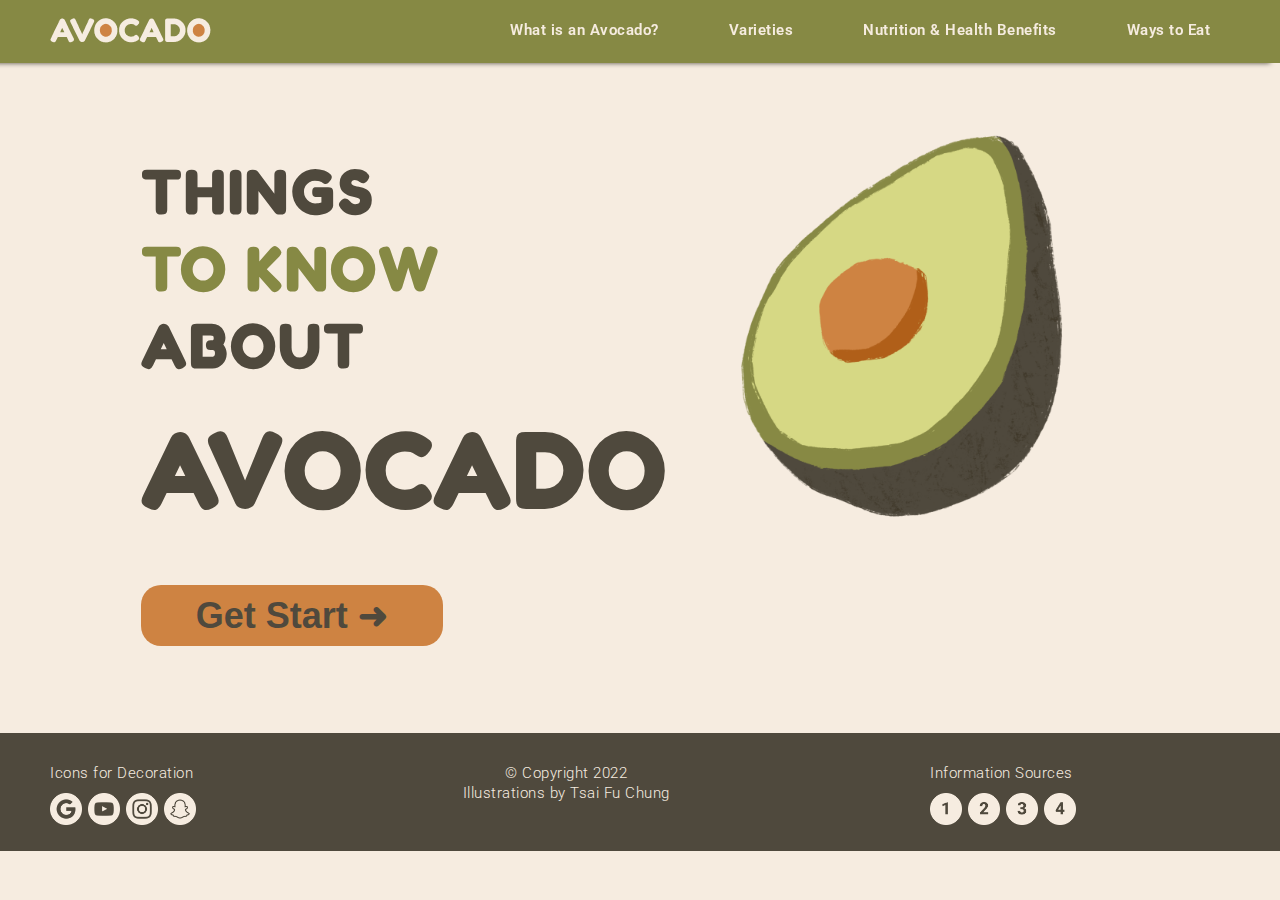
<file: index.html>
<!DOCTYPE html>
<html>

<head>
    <meta charset="utf-8">
    <meta name="viewport" content="width=device-width">
    <title>Things to Know About Avocado</title>
    <link rel="icon" href="image/favicon.png">
    <link href="style.css" rel="stylesheet" type="text/css" />
</head>

<body class="homepage">
    <nav>
        <div class="logo">
            <a href="index.html"><img src="image/logo.png"></a>
        </div>
        <ul class="topnav">
            <li><a class="nav-hover" href="what-is-avocado-page.html">What is an Avocado?</a></li>
            <li><a class="nav-hover" href="varieties-page.html">Varieties</a></li>
            <li><a class="nav-hover" href="nutritious-page.html">Nutrition & Health Benefits</a></li>
            <li><a class="nav-hover" href="ways-to-eat-page.html">Ways to Eat</a></li>
        </ul>
    </nav>
    <main>
        <div class="left">
            <h2>THINGS<br><span style="color:#868944">TO KNOW</span> ABOUT</h2>
            <h1>AVOCADO</h1>
            <br>
            <h3>
                <a class="button" href="what-is-avocado-page.html">
                    Get Start ➜
                </a>
            </h3>
        </div>
        <div class="right">
            <img src="image/home-page3.png">
        </div>
    </main>

    <footer>
        <div class="left">
            <h4>Icons for Decoration</h4>
            <section class="source-icon">
                <a href="https://www.google.com"><img src="image/google.png" width="32" height="32"></a>
                <a href="https://www.youtube.com"> <img src="image/youtube.png" width="32" height="32"></a>
                <a href="https://www.instagram.com"><img src="image/instagram.png" width="32" height="32"></a>
                <a href="https://www.snapchat.com"><img src="image/snapchat.png" width="32" height="32"></a>
            </section>
        </div>
        <div class="center">
            <h4>© Copyright 2022</h4>
            <h4>Illustrations by Tsai Fu Chung</h4>
        </div>
        <div class="right">
            <h4>Information Sources</h4>
            <section class="source-icon">
                <a href="https://www.healthline.com/nutrition/avocado-types#types"><img src="image/1.png" width="32"
                        height="32"></a>
                <a href="https://homesteadandchill.com/20-avocado-varieties-type-a-b-explained/"> <img src="image/2.png"
                        width="32" height="32"></a>
                <a href="https://www.webmd.com/food-recipes/all-about-avocados"><img src="image/3.png" width="32"
                        height="32"></a>
                <a href="https://www.healthline.com/nutrition/23-ways-to-eat-avocados#TOC_TITLE_HDR_2"><img
                        src="image/4.png" width="32" height="32"></a>
            </section>
        </div>
    </footer>

</body>

</html>
</file>
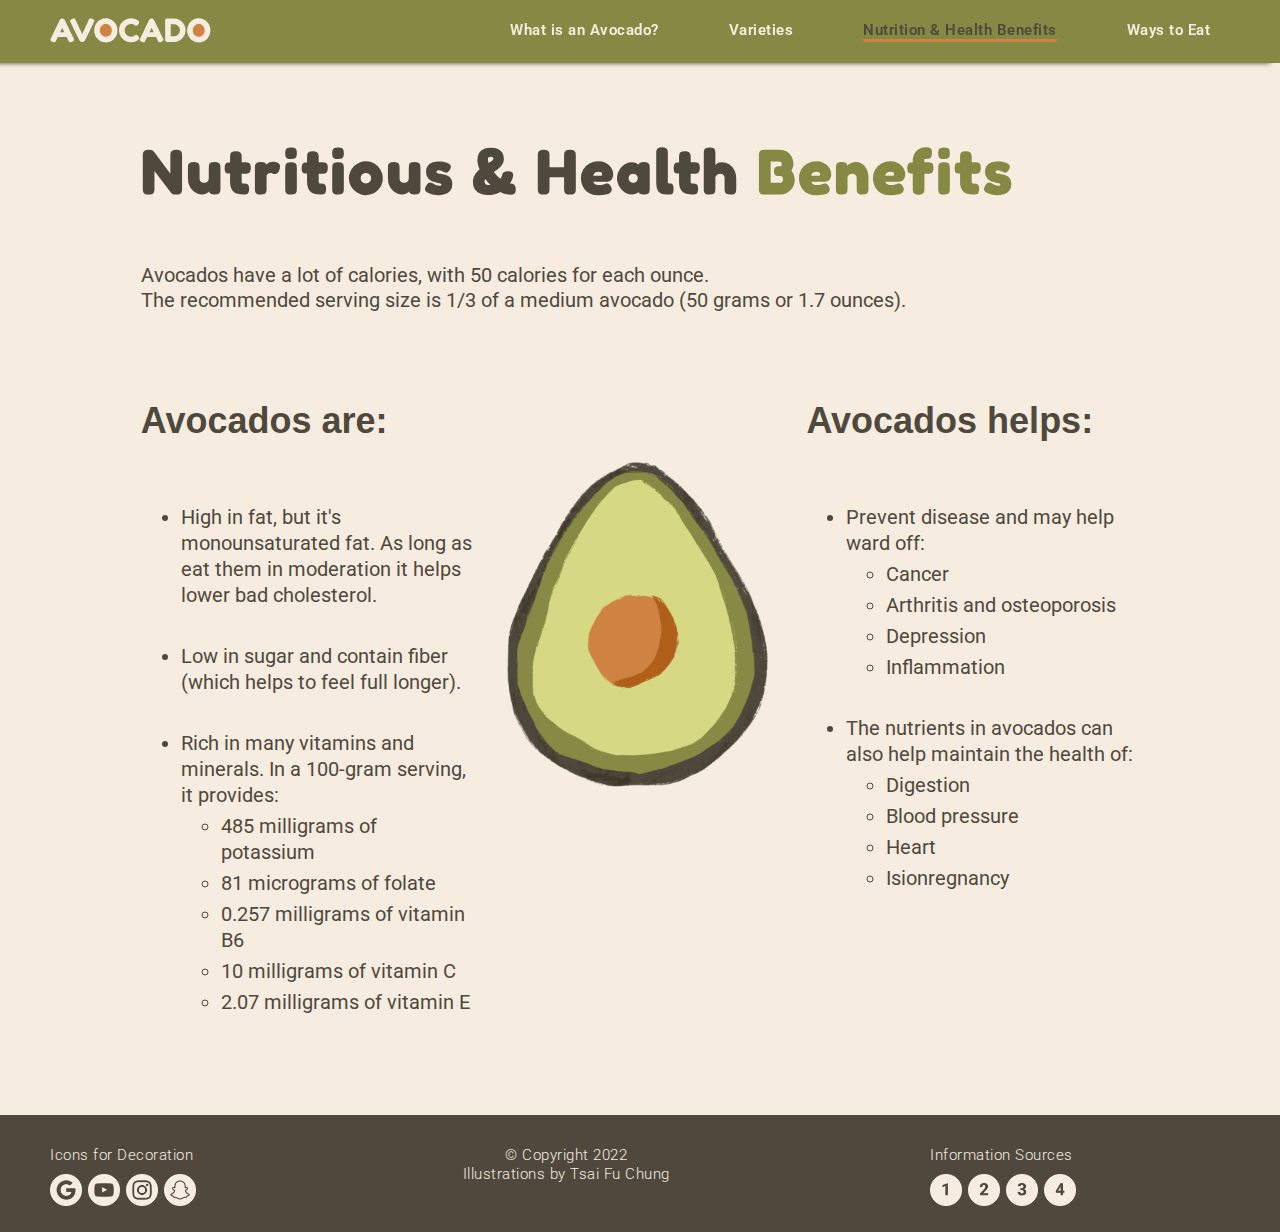
<file: nutritious-page.html>
<!DOCTYPE html>
<html>

<head>
    <meta charset="utf-8">
    <meta name="viewport" content="width=device-width">
    <title>Things to Know About Avocado</title>
    <link rel="icon" href="image/favicon.png">
    <link href="style.css" rel="stylesheet" type="text/css" />
</head>

<body class="nutritious-page">
    <nav>
        <div class="logo">
            <a href="index.html"><img src="image/logo.png"></a>
        </div>
        <ul class="topnav">
            <li><a class="nav-hover" href="what-is-avocado-page.html">What is an Avocado?</a></li>
            <li><a class="nav-hover" href="varieties-page.html">Varieties</a></li>
            <li><a class="nav-hover active" href="nutritious-page.html">Nutrition & Health Benefits</a></li>
            <li><a class="nav-hover" href="ways-to-eat-page.html">Ways to Eat</a></li>
        </ul>
    </nav>
    <section>
        <div class="top">
            <h2>Nutritious & Health<span style="color:#868944"> Benefits</span></h2>
            <p>Avocados have a lot of calories, with 50 calories for each ounce. <br> The recommended serving size is
                1/3 of
                a medium avocado (50 grams or 1.7 ounces).</p>
        </div>
    </section>
    <main>
        <div class="left">
            <h3>Avocados are:</h3>
            <br>
            <ul>
                <li>High in fat, but it's monounsaturated fat. As long as eat them in moderation it helps lower bad
                    cholesterol.</li>
                <br>
                <li>
                    Low in sugar and contain fiber (which helps to feel full longer).
                </li>
                <br>
                <li>
                    Rich in many vitamins and minerals. In a 100-gram serving, it provides:
                </li>
                <ul>
                    <li>485 milligrams of potassium</li>
                    <li>81 micrograms of folate</li>
                    <li>0.257 milligrams of vitamin B6</li>
                    <li>10 milligrams of vitamin C</li>
                    <li>2.07 milligrams of vitamin E</li>
                </ul>
            </ul>
        </div>

        <div class="right">
            <img src="image/nutritious.png">
        </div>

        <div class="left">
            <h3>Avocados helps: </h3>
            <br>
            <ul>
                <li>Prevent disease and may help ward off:</li>
                <ul>
                    <li>Cancer</li>
                    <li>Arthritis and osteoporosis</li>
                    <li>Depression</li>
                    <li>Inflammation</li>
                </ul>
                <br>
                <li>The nutrients in avocados can also help maintain the health of:</li>
                <ul>

                    <li>Digestion</li>
                    <li>Blood pressure</li>
                    <li>Heart</li>
                    <li>Isionregnancy</li>
                </ul>
            </ul>
        </div>
    </main>

    <footer>
        <div class="left">
            <h4>Icons for Decoration</h4>
            <section class="source-icon">
                <a href="https://www.google.com"><img src="image/google.png" width="32" height="32"></a>
                <a href="https://www.youtube.com"> <img src="image/youtube.png" width="32" height="32"></a>
                <a href="https://www.instagram.com"><img src="image/instagram.png" width="32" height="32"></a>
                <a href="https://www.snapchat.com"><img src="image/snapchat.png" width="32" height="32"></a>
            </section>
        </div>
        <div class="center">
            <h4>© Copyright 2022</h4>
            <h4>Illustrations by Tsai Fu Chung</h4>
        </div>
        <div class="right">
            <h4>Information Sources</h4>
            <section class="source-icon">
                <a href="https://www.healthline.com/nutrition/avocado-types#types"><img src="image/1.png" width="32"
                        height="32"></a>
                <a href="https://homesteadandchill.com/20-avocado-varieties-type-a-b-explained/"> <img src="image/2.png"
                        width="32" height="32"></a>
                <a href="https://www.webmd.com/food-recipes/all-about-avocados"><img src="image/3.png" width="32"
                        height="32"></a>
                <a href="https://www.healthline.com/nutrition/23-ways-to-eat-avocados#TOC_TITLE_HDR_2"><img
                        src="image/4.png" width="32" height="32"></a>
            </section>
        </div>
    </footer>

</body>

</html>
</file>
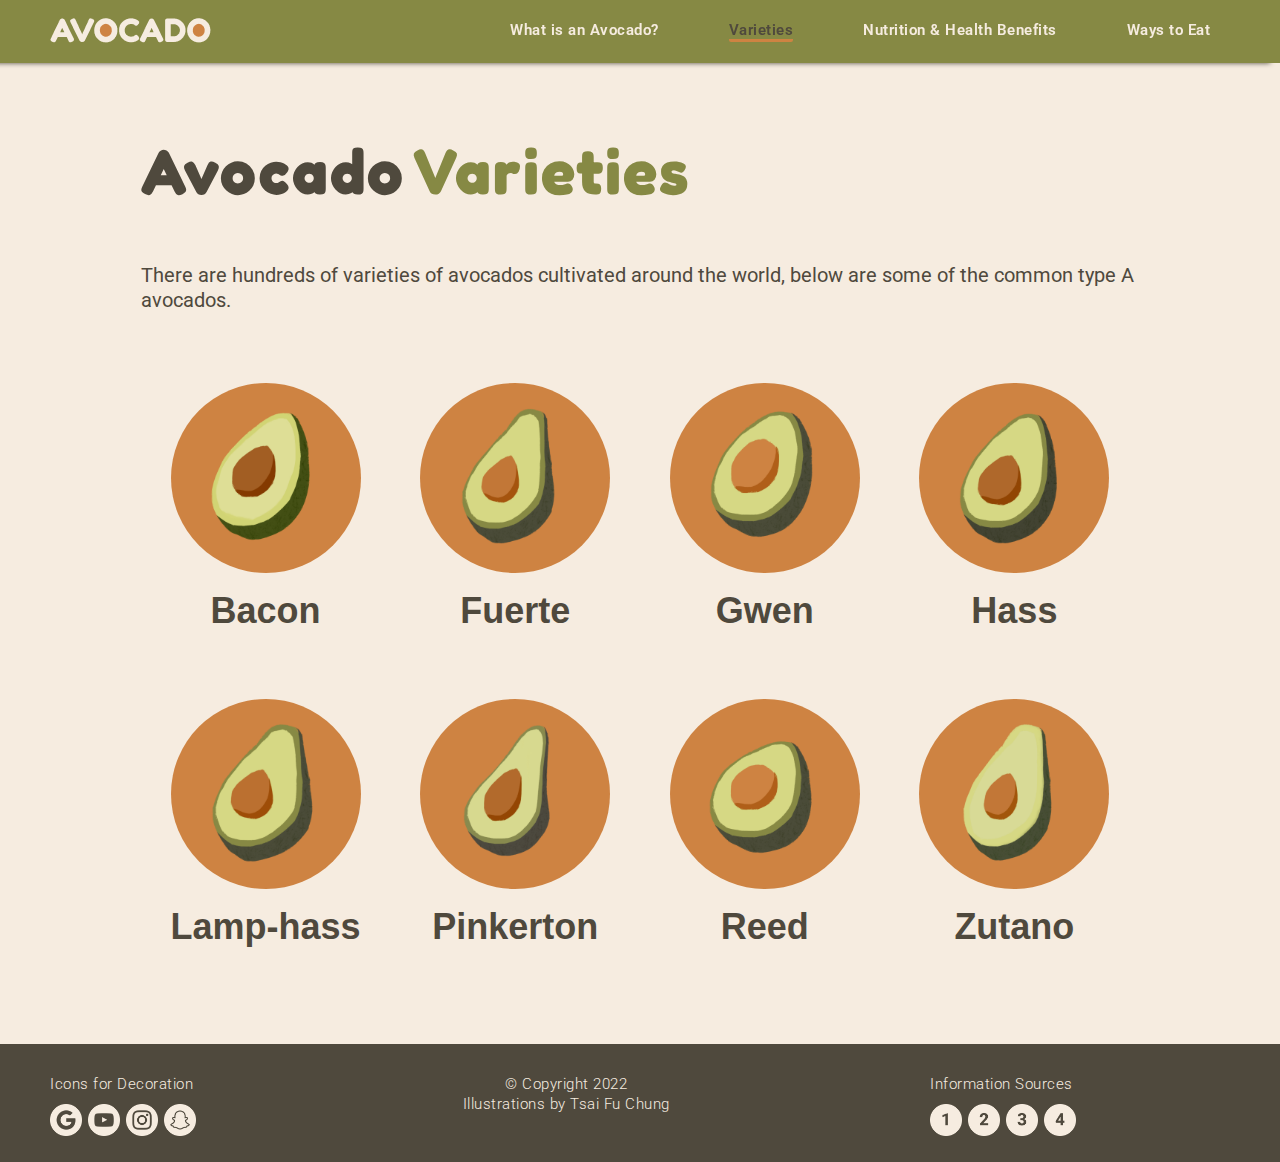
<file: varieties-page.html>
<!DOCTYPE html>
<html>

<head>
    <meta charset="utf-8">
    <meta name="viewport" content="width=device-width">
    <title>Things to Know About Avocado</title>
    <link rel="icon" href="image/favicon.png">
    <link href="style.css" rel="stylesheet" type="text/css" />
</head>

<body class="varieties-page">
    <nav>
        <div class="logo">
            <a href="index.html"><img src="image/logo.png"></a>
        </div>
        <ul class="topnav">
            <li><a class="nav-hover" href="what-is-avocado-page.html">What is an Avocado?</a></li>
            <li><a class="nav-hover active" href="varieties-page.html">Varieties</a></li>
            <li><a class="nav-hover" href="nutritious-page.html">Nutrition & Health Benefits</a></li>
            <li><a class="nav-hover" href="ways-to-eat-page.html">Ways to Eat</a></li>
        </ul>
    </nav>
    <section>
        <div class="top">
            <h2>Avocado<span style="color:#868944"> Varieties</span></h2>
            <p>There are hundreds of varieties of avocados cultivated around the world, below are some of the common
                type A avocados.
            </p>
        </div>
    </section>

    <main>
        <div class="bottom">
            <img class="varieties-img" src="image/types/bacon.png" width="190px" height="190px">
            <h3>Bacon</h3>
        </div>
        <div class="bottom">
            <img class="varieties-img" src="image/types/fuerte.png" width="190px" height="190px">
            <h3>Fuerte</h3>
        </div>
        <div class="bottom">
            <img class="varieties-img" src="image/types/gwen.png" width="190px" height="190px">
            <h3>Gwen</h3>
        </div>
        <div class="bottom">
            <img class="varieties-img" src="image/types/hass.png" width="190px" height="190px">
            <h3>Hass</h3>
        </div>
    </main>

    <main>
        <div class="bottom">
            <img class="varieties-img" src="image/types/lamp-hass.png" width="190px" height="190px">
            <h3>Lamp-hass</h3>
        </div>
        <div class="bottom">
            <img class="varieties-img" src="image/types/pinkerton.png" width="190px" height="190px">
            <h3>Pinkerton</h3>
        </div>
        <div class="bottom">
            <img class="varieties-img" src="image/types/reed.png" width="190px" height="190px">
            <h3>Reed</h3>
        </div>
        <div class="bottom">
            <img class="varieties-img" src="image/types/zutano.png" width="190px" height="190px">
            <h3>Zutano</h3>
        </div>
    </main>

    <footer>
        <div class="left">
            <h4>Icons for Decoration</h4>
            <section class="source-icon">
                <a href="https://www.google.com"><img src="image/google.png" width="32" height="32"></a>
                <a href="https://www.youtube.com"> <img src="image/youtube.png" width="32" height="32"></a>
                <a href="https://www.instagram.com"><img src="image/instagram.png" width="32" height="32"></a>
                <a href="https://www.snapchat.com"><img src="image/snapchat.png" width="32" height="32"></a>
            </section>
        </div>
        <div class="center">
            <h4>© Copyright 2022</h4>
            <h4>Illustrations by Tsai Fu Chung</h4>
        </div>
        <div class="right">
            <h4>Information Sources</h4>
            <section class="source-icon">
                <a href="https://www.healthline.com/nutrition/avocado-types#types"><img src="image/1.png" width="32"
                        height="32"></a>
                <a href="https://homesteadandchill.com/20-avocado-varieties-type-a-b-explained/"> <img src="image/2.png"
                        width="32" height="32"></a>
                <a href="https://www.webmd.com/food-recipes/all-about-avocados"><img src="image/3.png" width="32"
                        height="32"></a>
                <a href="https://www.healthline.com/nutrition/23-ways-to-eat-avocados#TOC_TITLE_HDR_2"><img
                        src="image/4.png" width="32" height="32"></a>
            </section>
        </div>
    </footer>

</body>

</html>
</file>
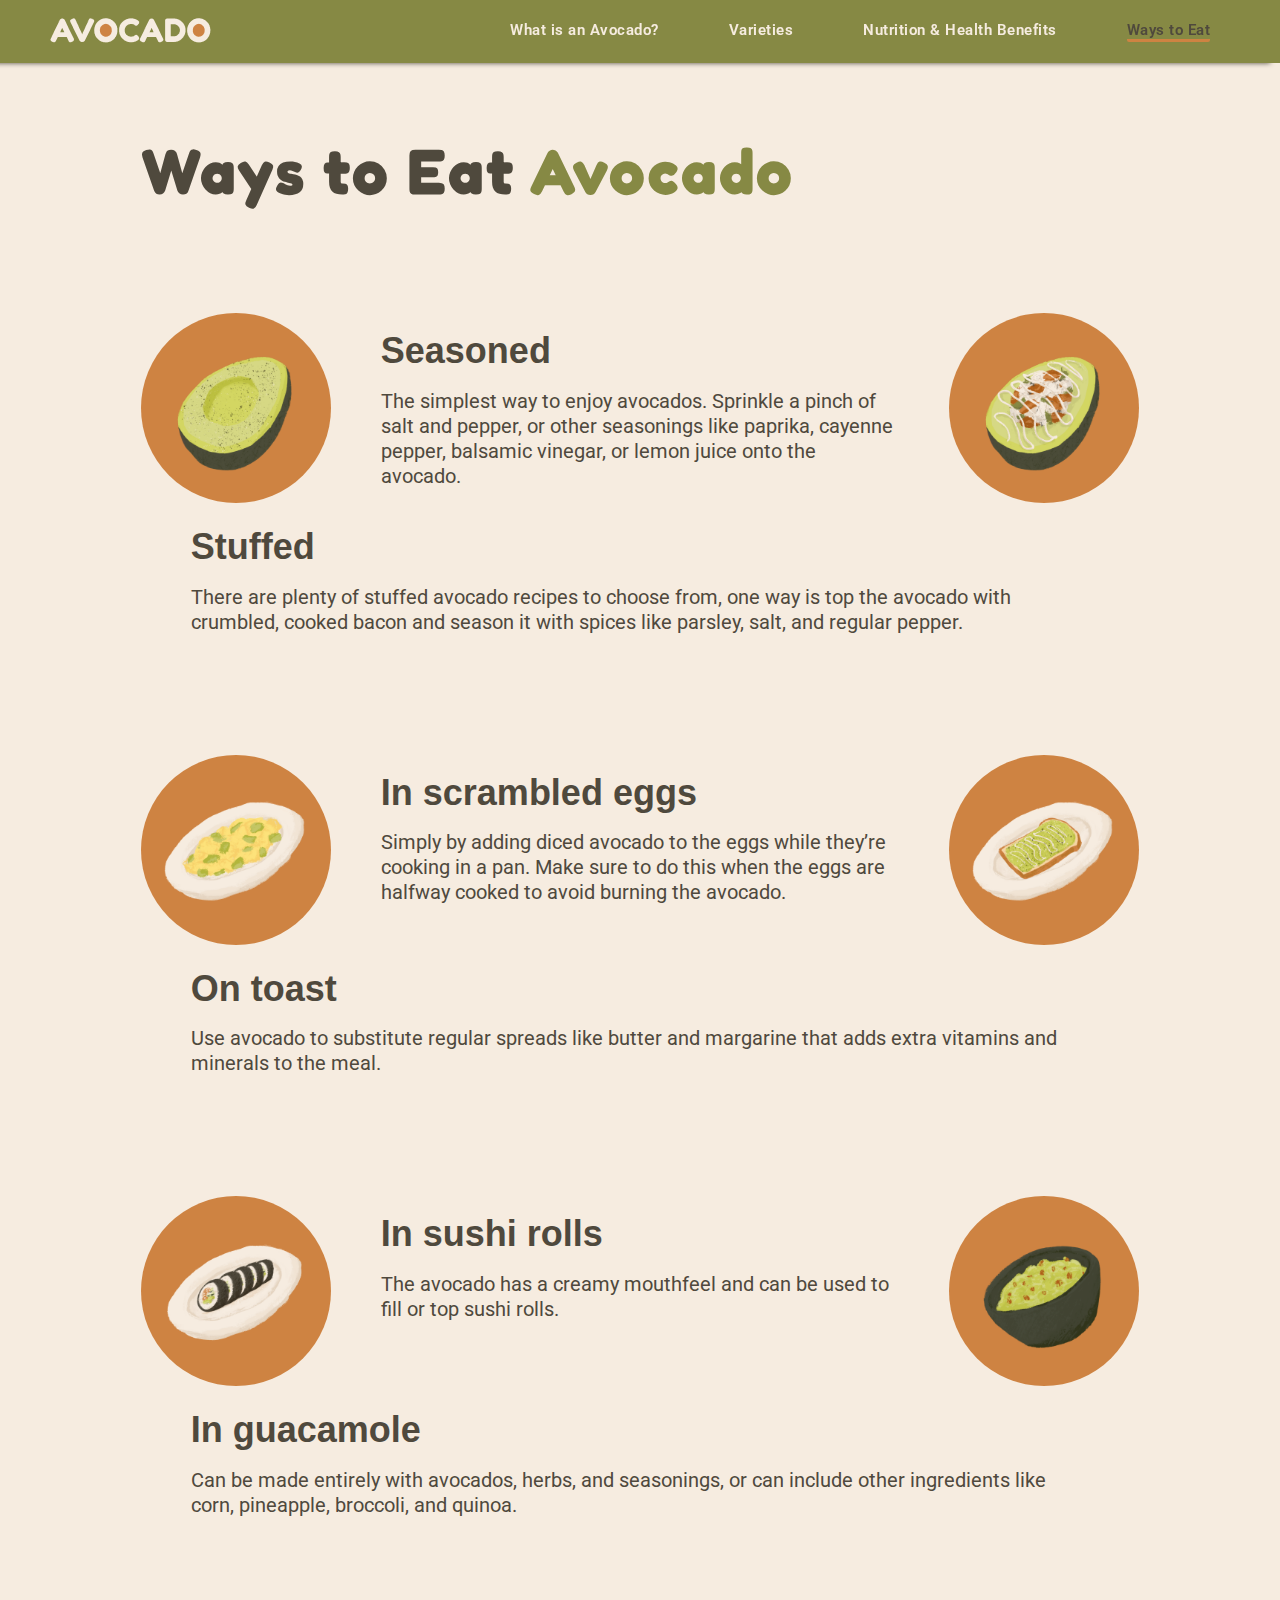
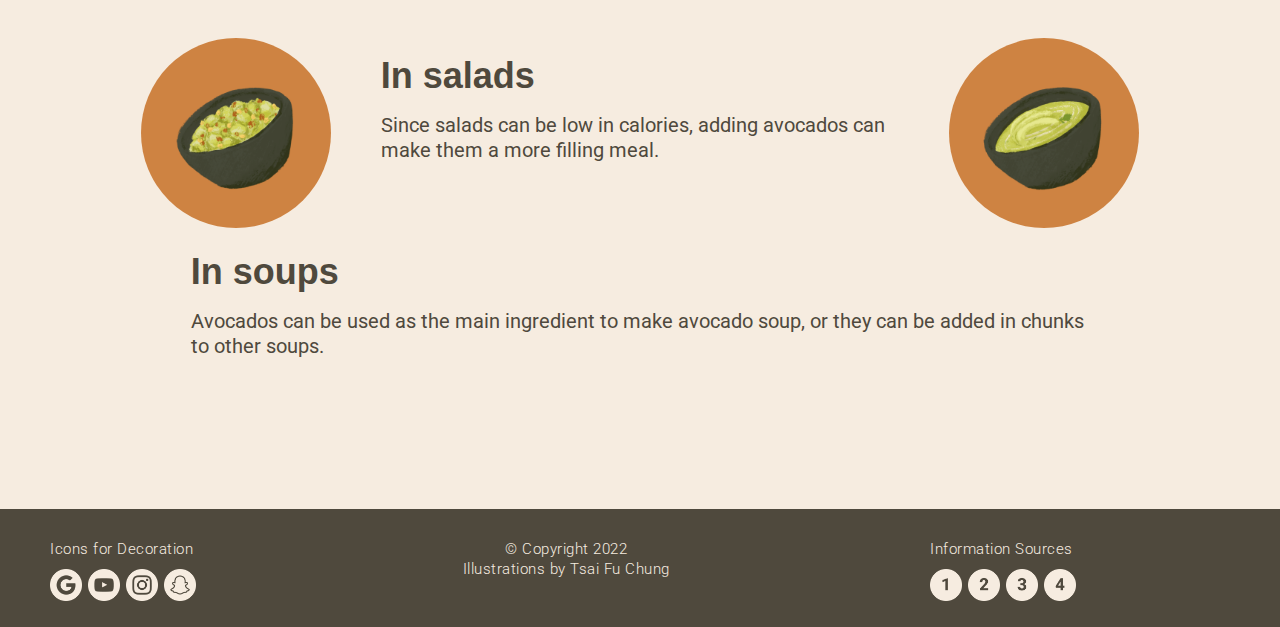
<file: ways-to-eat-page.html>
<!DOCTYPE html>
<html>

<head>
    <meta charset="utf-8">
    <meta name="viewport" content="width=device-width">
    <title>Things to Know About Avocado</title>
    <link rel="icon" href="image/favicon.png">
    <link href="style.css" rel="stylesheet" type="text/css" />
</head>

<body class="ways-page">
    <nav>
        <div class="logo">
            <a href="index.html"><img src="image/logo.png"></a>
        </div>
        <ul class="topnav">
            <li><a class="nav-hover" href="what-is-avocado-page.html">What is an Avocado?</a></li>
            <li><a class="nav-hover" href="varieties-page.html">Varieties</a></li>
            <li><a class="nav-hover" href="nutritious-page.html">Nutrition & Health Benefits</a></li>
            <li><a class="nav-hover active" href="ways-to-eat-page.html">Ways to Eat</a></li>
        </ul>
    </nav>
    <section>
        <div class="top">
            <h2>Ways to Eat<span style="color:#868944"> Avocado</span></h2>

        </div>
    </section>

    <main>
        <div class="left">
            <img class="varieties-img" src="image/ways/seasoned.png" width="190px" height="190px">
            <div class="hover">
                <div class="play-button"><a href="https://www.youtube.com/watch?v=VidTz-nsBNI"><img src="image/play.png"
                            alt="play-button"></a>
                </div>
            </div>
        </div>
        <div class="right">
            <h3>Seasoned</h3>
            <p>The simplest way to enjoy avocados. Sprinkle a pinch of salt and pepper, or other seasonings like
                paprika, cayenne pepper, balsamic vinegar, or lemon juice onto the avocado.</p>
        </div>
        <div class="left">
            <img class="varieties-img" src="image/ways/stuffed.png" width="190px" height="190px">
            <div class="hover">
                <div class="play-button"><a href="https://www.youtube.com/watch?v=Ur0KPlGft7Y"><img src="image/play.png"
                            alt="play-button"></a>
                </div>
            </div>
        </div>
        <div class="right">
            <h3>Stuffed</h3>
            <p>There are plenty of stuffed avocado recipes to choose from, one way is top the avocado with crumbled,
                cooked bacon and season it with spices like parsley, salt, and regular pepper.</p>
        </div>
    </main>

    <main>
        <div class="left">
            <img class="varieties-img" src="image/ways/scrambled-egg.png" width="190px" height="190px">
            <div class="hover">
                <div class="play-button"><a href="https://www.youtube.com/watch?v=KYcTKQBaxxQ"><img src="image/play.png"
                            alt="play-button"></a>
                </div>
            </div>
        </div>
        <div class="right">
            <h3>In scrambled eggs</h3>
            <p>Simply by adding diced avocado to the eggs while they’re cooking in a pan.
                Make sure to do this when the
                eggs are halfway cooked to avoid burning the avocado.</p>
        </div>
        <div class="left">
            <img class="varieties-img" src="image/ways/toast.png" width="190px" height="190px">
            <div class="hover">
                <div class="play-button"><a href="https://www.youtube.com/watch?v=Wmo1NoYEFPw"><img src="image/play.png"
                            alt="play-button"></a>
                </div>
            </div>
        </div>
        <div class="right">
            <h3>On toast</h3>
            <p>Use avocado to substitute regular spreads like butter and margarine that adds extra vitamins and minerals
                to the meal.</p>
        </div>
    </main>

    <main>
        <div class="left">
            <img class="varieties-img" src="image/ways/sushi.png" width="190px" height="190px">
            <div class="hover">
                <div class="play-button"><a href="https://www.youtube.com/watch?v=Xp_cheIs9ME"><img src="image/play.png"
                            alt="play-button"></a>
                </div>
            </div>
        </div>
        <div class="right">
            <h3>In sushi rolls</h3>
            <p>The avocado has a creamy mouthfeel and can be used to fill or top sushi rolls.</p>
        </div>
        <div class="left">
            <img class="varieties-img" src="image/ways/guacamole.png" width="190px" height="190px">
            <div class="hover">
                <div class="play-button"><a href="https://www.youtube.com/watch?v=23tGra9KBa0"><img src="image/play.png"
                            alt="play-button"></a>
                </div>
            </div>
        </div>
        <div class="right">
            <h3>In guacamole</h3>
            <p>Can be made entirely with avocados, herbs, and seasonings, or can include other ingredients like corn,
                pineapple, broccoli, and quinoa.</p>
        </div>
    </main>
    </main>

    <main>
        <div class="left">
            <img class="varieties-img" src="image/ways/salads.png" width="190px" height="190px">
            <div class="hover">
                <div class="play-button"><a href="https://www.youtube.com/watch?v=SpI3QF_Iauc"><img src="image/play.png"
                            alt="play-button"></a>
                </div>
            </div>
        </div>
        <div class="right">
            <h3>In salads</h3>
            <p>Since salads can be low in calories, adding avocados can make them a more filling meal.</p>
        </div>
        <div class="left">
            <img class="varieties-img" src="image/ways/soup.png" width="190px" height="190px">
            <div class="hover">
                <div class="play-button"><a href="https://www.youtube.com/watch?v=RhY1ymx0qGs"><img src="image/play.png"
                            alt="play-button"></a>
                </div>
            </div>
        </div>
        <div class="right">
            <h3>In soups</h3>
            <p>Avocados can be used as the main ingredient to make avocado soup, or they can be added in chunks to other
                soups.</p>
        </div>
    </main>

    <footer>
        <div class="left">
            <h4>Icons for Decoration</h4>
            <section class="source-icon">
                <a href="https://www.google.com"><img src="image/google.png" width="32" height="32"></a>
                <a href="https://www.youtube.com"> <img src="image/youtube.png" width="32" height="32"></a>
                <a href="https://www.instagram.com"><img src="image/instagram.png" width="32" height="32"></a>
                <a href="https://www.snapchat.com"><img src="image/snapchat.png" width="32" height="32"></a>
            </section>
        </div>
        <div class="center">
            <h4>© Copyright 2022</h4>
            <h4>Illustrations by Tsai Fu Chung</h4>
        </div>
        <div class="right">
            <h4>Information Sources</h4>
            <section class="source-icon">
                <a href="https://www.healthline.com/nutrition/avocado-types#types"><img src="image/1.png" width="32"
                        height="32"></a>
                <a href="https://homesteadandchill.com/20-avocado-varieties-type-a-b-explained/"> <img src="image/2.png"
                        width="32" height="32"></a>
                <a href="https://www.webmd.com/food-recipes/all-about-avocados"><img src="image/3.png" width="32"
                        height="32"></a>
                <a href="https://www.healthline.com/nutrition/23-ways-to-eat-avocados#TOC_TITLE_HDR_2"><img
                        src="image/4.png" width="32" height="32"></a>
            </section>
        </div>
    </footer>

</body>

</html>
</file>
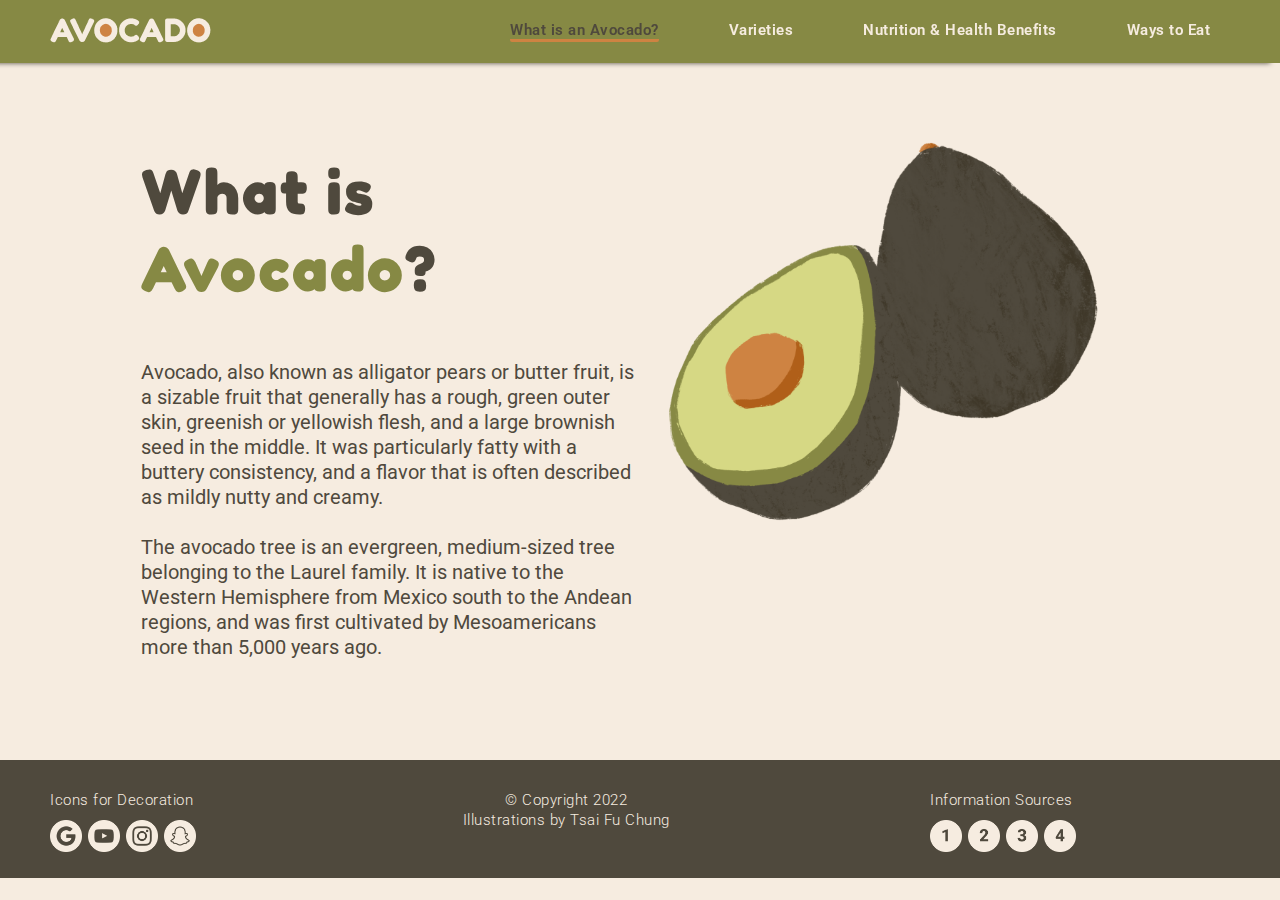
<file: what-is-avocado-page.html>
<!DOCTYPE html>
<html>

<head>
    <meta charset="utf-8">
    <meta name="viewport" content="width=device-width">
    <title>Things to Know About Avocado</title>
    <link rel="icon" href="image/favicon.png">
    <link href="style.css" rel="stylesheet" type="text/css" />
</head>

<body class="homepage">
    <nav>
        <div class="logo">
            <a href="index.html"><img src="image/logo.png"></a>
        </div>
        <ul class="topnav">
            <li><a class="nav-hover active" href="what-is-avocado-page.html">What is an Avocado?</a></li>
            <li><a class="nav-hover" href="varieties-page.html">Varieties</a></li>
            <li><a class="nav-hover" href="nutritious-page.html">Nutrition & Health Benefits</a></li>
            <li><a class="nav-hover" href="ways-to-eat-page.html">Ways to Eat</a></li>
        </ul>
    </nav>
    <main>
        <div class="left">
            <h2>What is<span style="color:#868944"> Avocado</span>?</h2>
            <p>Avocado, also known as alligator pears or butter fruit, is a sizable fruit that generally has a rough,
                green outer skin, greenish or yellowish flesh, and a large brownish seed in the middle. It was
                particularly fatty with a buttery consistency, and a flavor that is often described as mildly nutty and
                creamy.
                <br><br>
                The avocado tree is an evergreen, medium-sized tree belonging to the Laurel family. It is native to the
                Western Hemisphere from Mexico south to the Andean regions, and was first cultivated by Mesoamericans
                more than 5,000 years ago.
            </p>
            <a href="#">
                <!-- <h3 class="button">Get Start ➜</h3> -->
            </a>
        </div>
        <div class="right">
            <img src="image/what-page2.png">
        </div>
    </main>

    <footer>
        <div class="left">
            <h4>Icons for Decoration</h4>
            <section class="source-icon">
                <a href="https://www.google.com"><img src="image/google.png" width="32" height="32"></a>
                <a href="https://www.youtube.com"> <img src="image/youtube.png" width="32" height="32"></a>
                <a href="https://www.instagram.com"><img src="image/instagram.png" width="32" height="32"></a>
                <a href="https://www.snapchat.com"><img src="image/snapchat.png" width="32" height="32"></a>
            </section>
        </div>
        <div class="center">
            <h4>© Copyright 2022</h4>
            <h4>Illustrations by Tsai Fu Chung</h4>
        </div>
        <div class="right">
            <h4>Information Sources</h4>
            <section class="source-icon">
                <a href="https://www.healthline.com/nutrition/avocado-types#types"><img src="image/1.png" width="32"
                        height="32"></a>
                <a href="https://homesteadandchill.com/20-avocado-varieties-type-a-b-explained/"> <img src="image/2.png"
                        width="32" height="32"></a>
                <a href="https://www.webmd.com/food-recipes/all-about-avocados"><img src="image/3.png" width="32"
                        height="32"></a>
                <a href="https://www.healthline.com/nutrition/23-ways-to-eat-avocados#TOC_TITLE_HDR_2"><img
                        src="image/4.png" width="32" height="32"></a>
            </section>
        </div>
    </footer>

</body>

</html>
</file>
<file: style.css>
@import url('https://fonts.googleapis.com/css2?family=Fredoka+One&family=Roboto:wght@400;700&display=Roboto Condensed,sans-serif;=swap');
/* font-family: 'Fredoka One', cursive;
font-family: 'Roboto', sans-serif;
font-family: 'Roboto Condensed', sans-serif;
dark green: #4F493D
medium green: #868944
light green: #D6D884
pail: #F6ECE0
orange: #CE8342
*/

html,
body {
    height: 100%;
    width: 100%;
}

body {
    margin: 0;
    font-family: 'Roboto', sans-serif;
    font-size: 20px;
    font-weight: 400;
    line-height: 125%;
    color: #4f493d;
    background: #f6ece0;
}

h1,
h2 {
    font-family: 'Fredoka One', cursive;
    color: #4f493d;
    letter-spacing: 2px;
}

h1 {
    font-size: 110px;
    line-height: 20%;
}

h2 {
    font-size: 64px;
    line-height: 50%;
}

h3 {
    font-family: 'Roboto Condensed', sans-serif;
    font-weight: 700;
    line-height: 10%;
    font-size: 36px;
    white-space: nowrap;
    /* font-size: 2vw; */
    color: #4F493D;
}

h4 {
    font-family: 'Roboto', sans-serif;
    letter-spacing: 0.5px;
    line-height: 0%;
    font-weight: 300;
    font-size: 15px;
}

.vw-2 {
    font-size: 2vw;
}

.vw-h2 {
    font-size: 3.8vw;
}

.vw-h1 {
    font-size: 6.7vw;
}

li {
    line-height: 130%;
    margin: 5px 0px 5px 0px;
}

/* p {
    font-family: 'Roboto', sans-serif;
    font-size: 20px;
    font-weight: 400;
    color: #4F493D;
} */

strong {
    font-weight: 700;
}

img {
    width: 100%;
}

.button {
    background-color: #ce8342;
    /* position: absolute; */
    width: 281px;
    /* height: 70px; */
    top: 507px;
    padding: 10px 55px;
    border-radius: 20px;
    text-decoration: none;
    text-align: center;
    color: inherit;
    /* justify-content: center; */
}

.button:hover {
    color: #f6ece0;
    background-color: #4F493d;
}

nav {
    background: #868944;
    display: flex;
    justify-content: space-between;
    align-content: center;
    /* padding: 0px 0px 0px 50px; */
    width: 100vw;
    position: fixed;
    font-size: 15px;
    font-weight: 600;
    letter-spacing: 0.5px;
    box-shadow: -10px 0px 5px #4f493d;
    z-index: 2;
}

.logo {
    padding: 5px 0px 0px 50px;
}

.topnav {
    display: flex;
    list-style: none;
}

.topnav li {
    padding-right: 70px;
    padding-top: 1px;
    /* border: 1px solid red; */

}

nav a {
    color: #f6ece0;
    text-decoration: none;
    /* border: 1px solid red; */
}

/* .nav-hover {
    position: relative;
    display: inline-block;
    cursor: pointer;
} */

.nav-hover:hover,
.active {
    color: #4f493d;
    border-bottom: 3px solid #ce8342;
    border-radius: 2px;
}


footer {
    background: #4f493d;
    display: flex;
    flex-wrap: wrap;
    justify-content: space-between;
    color: #f6ece0;
    /* position: absolute; */
    bottom: 0;

    /* width: 100vw; */
    padding: 20px 50px;
    border-top: 80px solid;
}

.center {
    text-align: center;
}

.source-icon {
    /* width: 30px; */
    /* width: 30%; */
    display: flex;
}

.source-icon a {
    padding-right: 6px;
}

.homepage main,
.nutritious-page main {
    display: flex;
    flex-wrap: wrap;
    width: 78%;
    margin: auto;
    /* padding: 50px 0px; */
    /* border: 1px solid red; */
}

.homepage main div {
    flex: 1;
    padding-top: 100px;
    /* border: 1px solid red; */
}

.nutritious-page main div {
    flex: 1;
    padding-top: 50px;
    /* border: 1px solid red; */
}

.right {
    min-width: 300px;
}


.homepage main .right {
    /* border: 1px solid red; */
}

section .top {
    width: 78%;
    margin: auto;
    padding-top: 80px;
    /* border: 1px solid red; */
}

section .top h2,
main .left h2 {
    line-height: 120%;
}

.varieties-page main {
    display: flex;
    flex-wrap: wrap;
    width: 78%;
    margin: auto;
    padding-top: 50px;
    justify-content: space-around;
    /* border: 1px solid red; */
}

.bottom {
    text-align: center;
    /* margin-left: 80px; */
    margin-top: 0;
    line-height: 0px;
    /* border: 1px solid red; */
}

.varieties-img {
    flex-shrink: 1;
    /* width: 191px; */
    border-radius: 200px;
    justify-content: space-evenly;
    background: #ce8342;
    /* border: 1px solid red; */
}

.hover {
    position: absolute;
    transition: .5s ease;
    opacity: 0;
    transform: translate(-50%, -50%);
    -ms-transform: translate(-50%, -50%);
    /* text-align: center; */
}

.left:hover .varieties-img {
    opacity: 0.3;
}

.left:hover .hover {
    opacity: 1;
}

.play-button {
    justify-self: center;
    margin-left: 220px;
    margin-bottom: 200px;
    /* border: 1px solid red; */
}

.ways-page main {

    display: flex;
    flex-wrap: wrap;
    justify-content: center;
    width: 78%;
    margin: auto;
    padding: 50px 0px;
    /* border: 1px solid red; */
}

.ways-page main div {
    /* border: 1px solid red; */
}

.ways-page main .right {
    flex: 3;
    margin: 0px 50px;
    /* border: 1px solid red; */
}

@media screen and (max-width: 768px) {

    .logo {
        padding: 0px;
    }

    nav {
        flex-wrap: wrap;
        justify-content: center;
        padding-top: 10px;
        padding-bottom: 10px;
    }

    nav li {
        margin: 0;
        padding: 0;
    }

    main .left h2 {
        padding-top: 50px;
    }

    section .top h2 {
        padding-top: 70px;
    }

    .homepage main,
    .nutritious-page main section {
        flex-direction: column;
        width: 80%;
    }

    .nutritious-page main div {
        padding: 0;
    }

    .varieties-page main {
        width: 90;
        padding: 0;
    }

    .varieties-page main .bottom {
        padding-top: 40px;
    }

    .ways-page main {
        padding: 0;
        width: 90%;
    }

    .ways-page main .right {
        padding-bottom: 40px;
    }

    .ways-page main .right {
        /* margin: 0; */
    }

}
</file>
